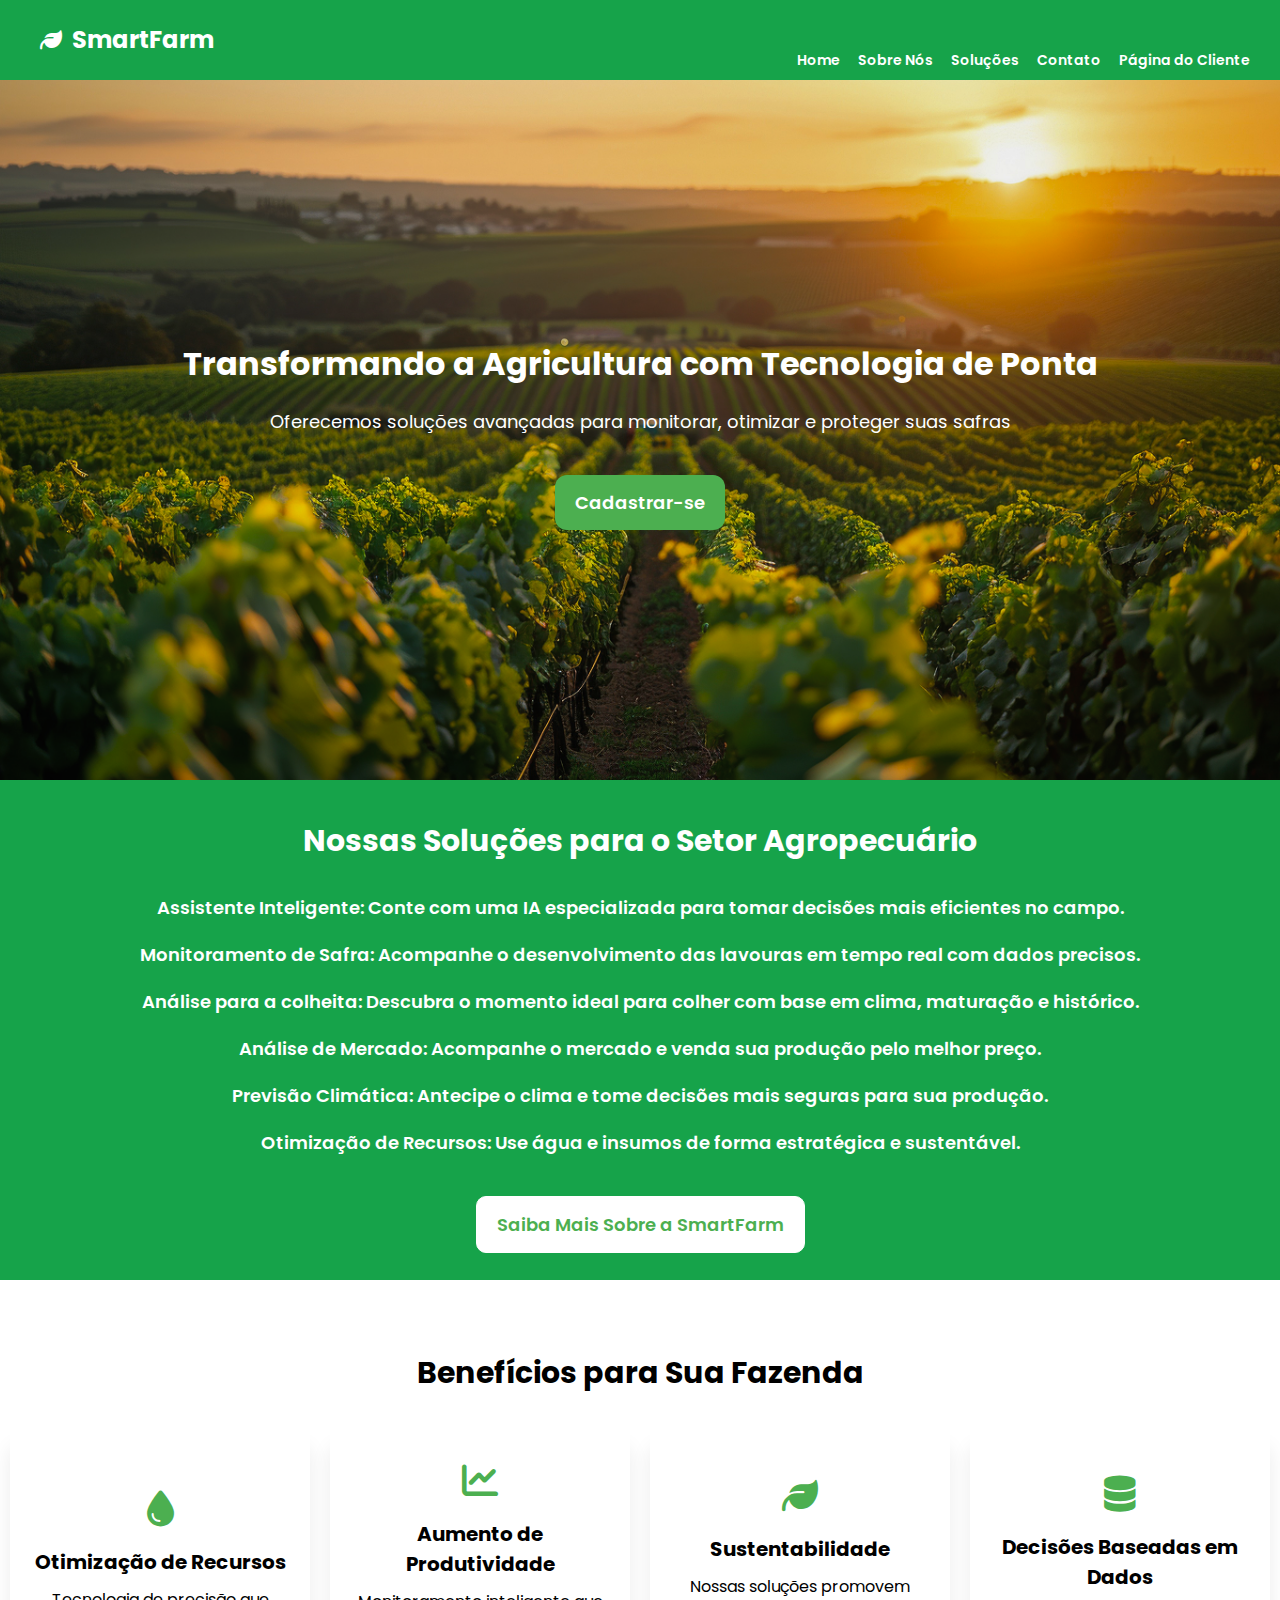
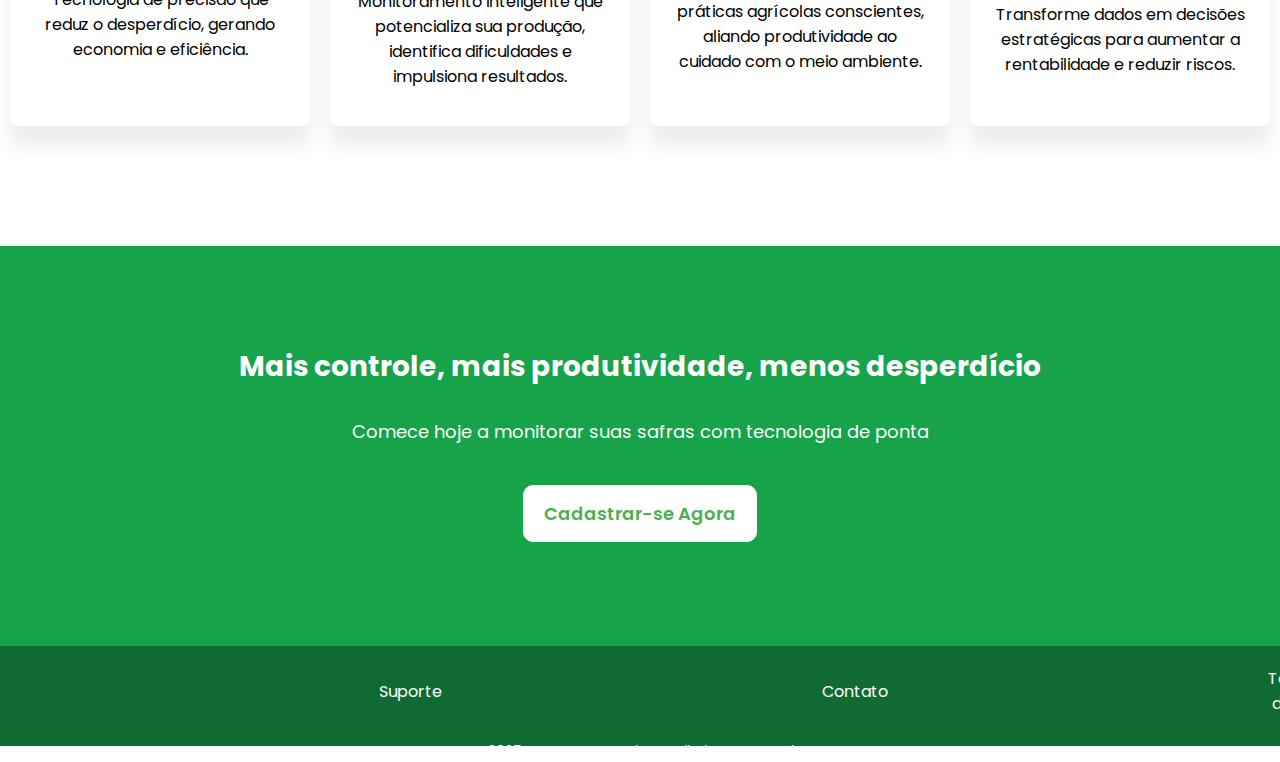
<file: index.html>
<!DOCTYPE html>
<html lang="pt-BR">
<head>
    <meta charset="UTF-8">
    <meta name="viewport" content="width=device-width, initial-scale=1.0">
    <title>SmartFarm</title>
    <link rel="stylesheet" href="https://cdnjs.cloudflare.com/ajax/libs/font-awesome/6.7.2/css/all.min.css" integrity="sha512-Evv84Mr4kqVGRNSgIGL/F/aIDqQb7xQ2vcrdIwxfjThSH8CSR7PBEakCr51Ck+w+/U6swU2Im1vVX0SVk9ABhg==" crossorigin="anonymous" referrerpolicy="no-referrer" />
    <link rel="stylesheet" href="./static/css/styles.css">
</head>
<body>
    <header>
        <div class="logo">
          <i class="fa-solid fa-leaf"></i>
          <h1>SmartFarm</h1>
        </div>
        <ul class="header_menu">
          <li><a href="index.html">Home</a></li>
          <li><a href="#">Sobre Nós</a></li>
          <li><a href="#">Soluções</a></li>
          <li><a href="#">Contato</a></li>
          <li><a href="http://127.0.0.1:5000/login">Página do Cliente</a></li>
        </ul>

      </header>
    <section class="introducao">
        <h2>Transformando a Agricultura com Tecnologia de Ponta</h2>
        <p>Oferecemos soluções avançadas para monitorar, otimizar e proteger suas safras</p>
        <button class="btn_introducao" onclick="window.location.href='http://127.0.0.1:5000/register'">Cadastrar-se</button>
    </section>

    <section class="solucoes">
        <h2>Nossas Soluções para o Setor Agropecuário</h2>
        <ul>
            <li>Assistente Inteligente: Conte com uma IA especializada para tomar decisões mais eficientes no campo.</li>
            <li>Monitoramento de Safra: Acompanhe o desenvolvimento das lavouras em tempo real com dados precisos.</li>
            <li>Análise para a colheita: Descubra o momento ideal para colher com base em clima, maturação e histórico.</li>
            <li>Análise de Mercado: Acompanhe o mercado e venda sua produção pelo melhor preço.</li>
            <li>Previsão Climática: Antecipe o clima e tome decisões mais seguras para sua produção.</li>
            <li>Otimização de Recursos: Use água e insumos de forma estratégica e sustentável.</li>
            
            
        </ul>
        <button class="btn_solucoes">Saiba Mais Sobre a SmartFarm</button>
    </section>

    <section class="beneficios">
        <h2>Benefícios para Sua Fazenda</h2>
        <div class="cards">
            <div class="card">
                <i class="fa-solid fa-droplet"></i>
                <h3>Otimização de Recursos</h3>
                <p>Tecnologia de precisão que reduz o desperdício, gerando economia e eficiência.</p>
            </div>
            <div class="card">
                <i class="fa-solid fa-chart-line"></i>
                <h3>Aumento de Produtividade</h3>
                <p>Monitoramento inteligente que potencializa sua produção, identifica dificuldades e impulsiona resultados.</p>
            </div>
            <div class="card">
                <i class="fa-solid fa-leaf"></i>
                <h3>Sustentabilidade</h3>
                <p>Nossas soluções promovem práticas agrícolas conscientes, aliando produtividade ao cuidado com o meio ambiente.</p>
            </div>
            <div class="card">
                <i class="fa-solid fa-database"></i>
                <h3>Decisões Baseadas em Dados</h3>
                <p>Transforme dados em decisões estratégicas para aumentar a rentabilidade e reduzir riscos.</p>
            </div>
        </div>
    </section>

    <section class="ultima_chamada">
        <h2>Mais controle, mais produtividade, menos desperdício</h2>
        <p>Comece hoje a monitorar suas safras com tecnologia de ponta</p>
        <a href="./pags/homeclient.html"><button class="btn_ultimachamada"> Cadastrar-se Agora</button></a>
    </section>

    <footer>
        <ul>
            <li>Sobre Nós</li>
            <li>Suporte</li>
            <li>Contato</li>
            <li>Termos de Uso</li>
        </ul>
        <p>@2025 SmartFarm. Todos os direitos reservado.</p>
    </footer>
</body>
</html>
</file>
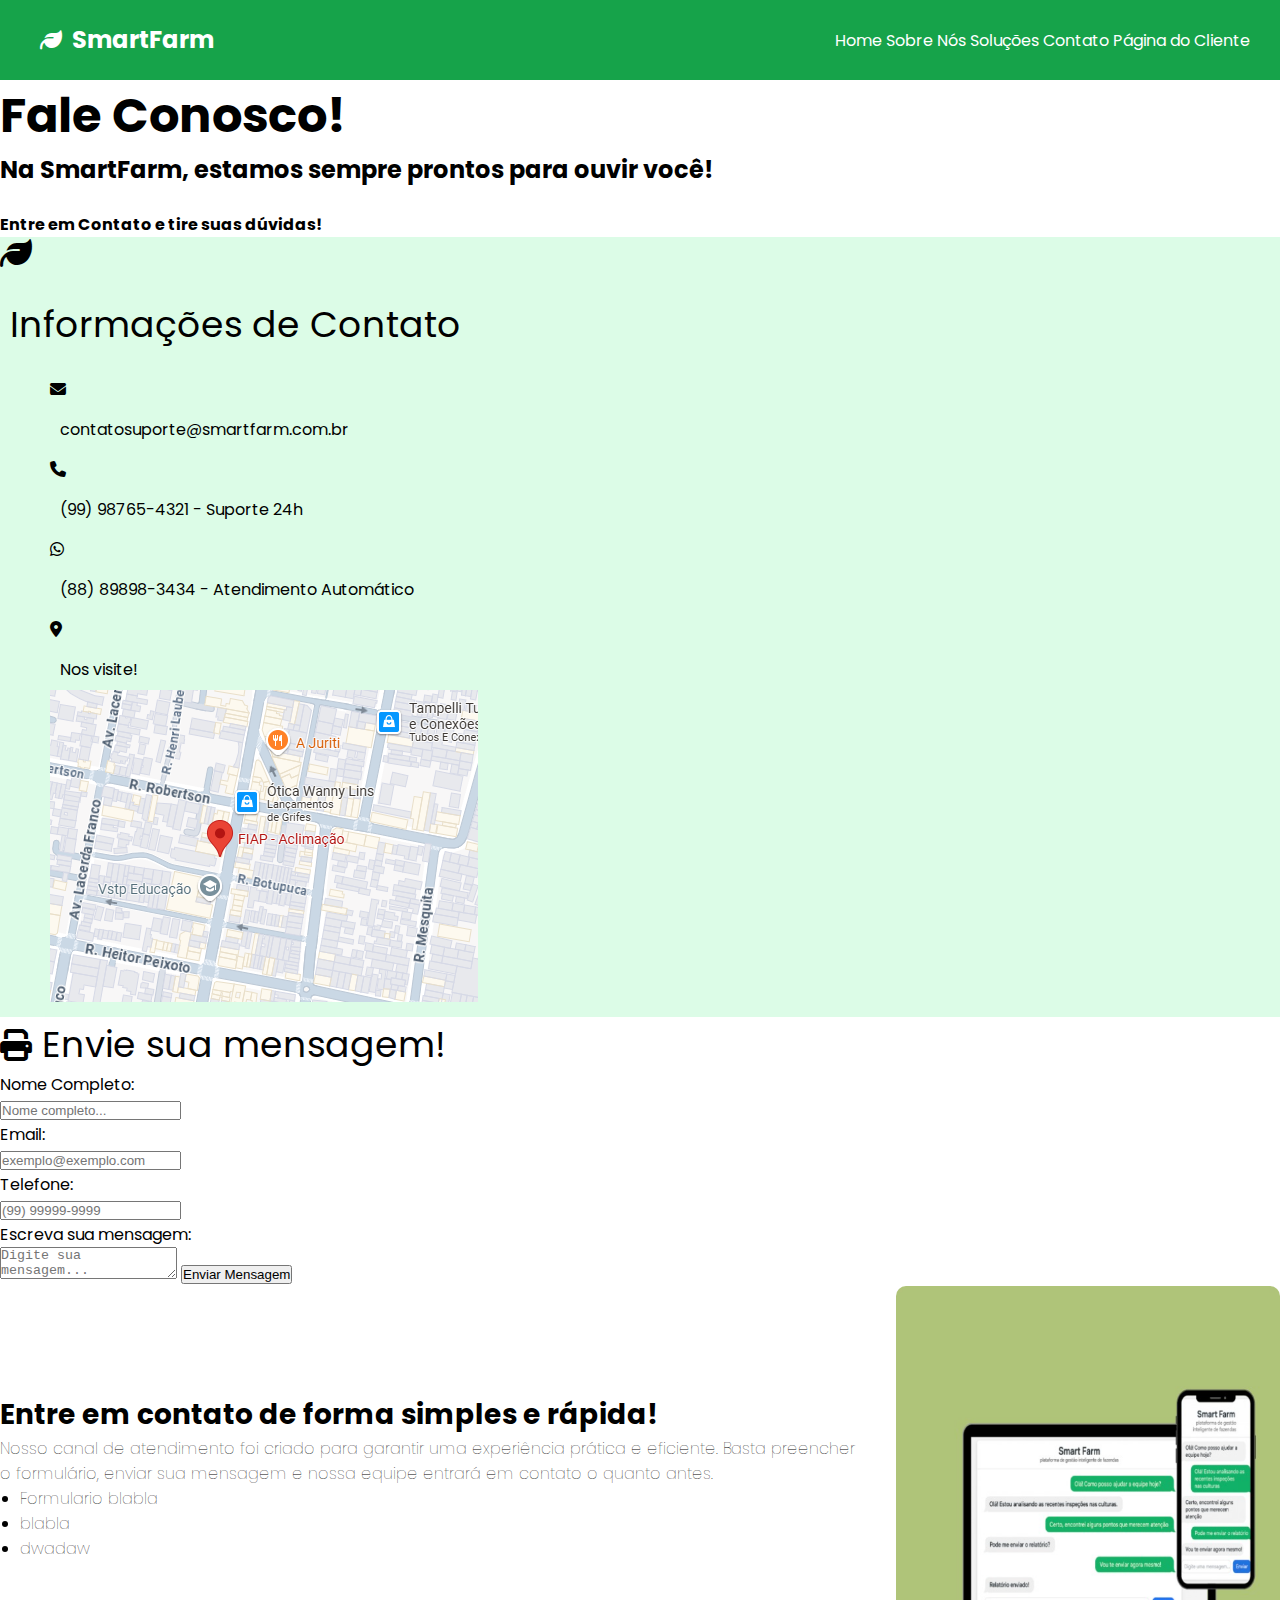
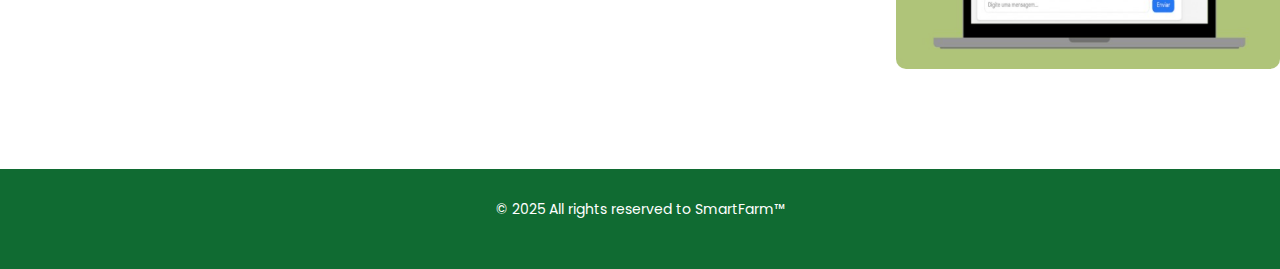
<file: fale_conosco.html>
<!DOCTYPE html>
<html lang="pt-BR">
<head>
    <meta charset="UTF-8">
    <meta name="viewport" content="width=device-width, initial-scale=1.0">
    <title>SmartFarm</title>
    <link rel="stylesheet" href="https://cdnjs.cloudflare.com/ajax/libs/font-awesome/6.7.2/css/all.min.css" integrity="sha512-Evv84Mr4kqVGRNSgIGL/F/aIDqQb7xQ2vcrdIwxfjThSH8CSR7PBEakCr51Ck+w+/U6swU2Im1vVX0SVk9ABhg==" crossorigin="anonymous" referrerpolicy="no-referrer" />
    <link rel="stylesheet" href="./static/css/styles.css">
    <script src="js/main.js"></script>
</head>
<body>
    <header>
        <div class="logo">
          <i class="fa-solid fa-leaf"></i>
          <h1>SmartFarm</h1>
        </div>
        <div class="topNavBar">
          <a href="index.html">Home</a>
          <a href="#">Sobre Nós</a>
          <a href="#">Soluções</a>
          <a href="#">Contato</a>
          <a href="http://127.0.0.1:5000/login">Página do Cliente</a>
    </div>
      </header>
      <section id="faleconosco">
        <div class="introducao_faleconosco">
        <h1 style="font-size: 48px;">Fale Conosco!</h1>
        <h2 style="font-size: 24px;">Na SmartFarm, estamos sempre prontos para ouvir você!</h2><br>
        <h3 style="font-size: 16px;">Entre em Contato e tire suas dúvidas!</h3>
        </div>
      </section>
      <section class="form_section">
        <div class="div_form" style="background-color: #DCFCE7; border-color: #DCFCE7; line-height: 2.5;"> 
          <div class="icon_text">
            <i class="fa-solid fa-leaf fa-2x"></i>
            <p style="font-size: 24px; margin-left: 10px; font-size: 36px">Informações de Contato</p>
          </div>
        
          <div class="icon_text" style="margin-left: 50px;">
            <i class="fa-solid fa-envelope"></i>
            <p style="margin-left: 10px;">contatosuporte@smartfarm.com.br</p>
          </div>
        
          <div class="icon_text" style="margin-left: 50px;">
            <i class="fa-solid fa-phone"></i>
            <p style="margin-left: 10px;">(99) 98765-4321 - Suporte 24h</p>
          </div>
      
          <div class="icon_text" style="margin-left: 50px;">
            <i class="fa-brands fa-whatsapp"></i>
            <p style="margin-left: 10px;">(88) 89898-3434 - Atendimento Automático</p>
          </div>
          <div class="icon_text" style="margin-left: 50px">
          <i class="fa-solid fa-location-dot"></i>
          <p style="margin-left: 10px;">Nos visite!</p>
        </div>
          <img src="static/img/map_photo.png" style="margin-left: 50px">
        </div>
        <div class="div_info">
          <div style="display: flex; align-items: center; gap: 10px;">
            <i class="fa-solid fa-print fa-2x"></i>
            <p style="font-size: 36px;">Envie sua mensagem!</p>
          </div>
          <form id="client_report_form">
          <p>Nome Completo:</p>
          <input id="nome_cliente" type="text" placeholder="Nome completo..." required>
          <p>Email:</p>
          <input id="email_cliente" type="email" placeholder="exemplo@exemplo.com" required>
          <p>Telefone:</p>
          <input id="tel_cliente" type="tel" placeholder="(99) 99999-9999" required>
          <p>Escreva sua mensagem:</p>
          <textarea id="mensagem_cliente" placeholder="Digite sua mensagem..."></textarea>
          <button class="btn_send" type="submit" onclick="sendFormReport()">Enviar Mensagem</button>
        </form>
        </div>
      </section>
      <div class="form_section" style="margin-top: 0 !important;">
        <div class="div_explaining" style="display: flex; align-items: center; justify-content: space-between; gap: 40px;">
          <div style="flex: 1;">
            <p style="font-size: 28px; font-weight: bold;">Entre em contato de forma simples e rápida!</p>
            <div style="font-weight: lighter;">
              <p>Nosso canal de atendimento foi criado para garantir uma experiência prática e eficiente. Basta preencher o formulário, enviar sua mensagem e nossa equipe entrará em contato o quanto antes.</p>
              <ul style="margin-left: 20px;">
                <li>Formulario blabla</li>
                <li>blabla</li>
                <li>dwadaw</li>
              </ul>
            </div>
          </div>
        
          <img src="static/img/smartfarmmockup.png" style="max-width: 30%; height: auto; border-radius: 10px;">
        </div>
    </div>
    <div style="height: 100px;"></div>
    <footer style="padding: 20px 0; text-align: center;">
      <p style="font-size: 14px; color: #ffffff; margin: 0;">© 2025 All rights reserved to SmartFarm™</p>
      </footer>
</body>
</html>
</file>
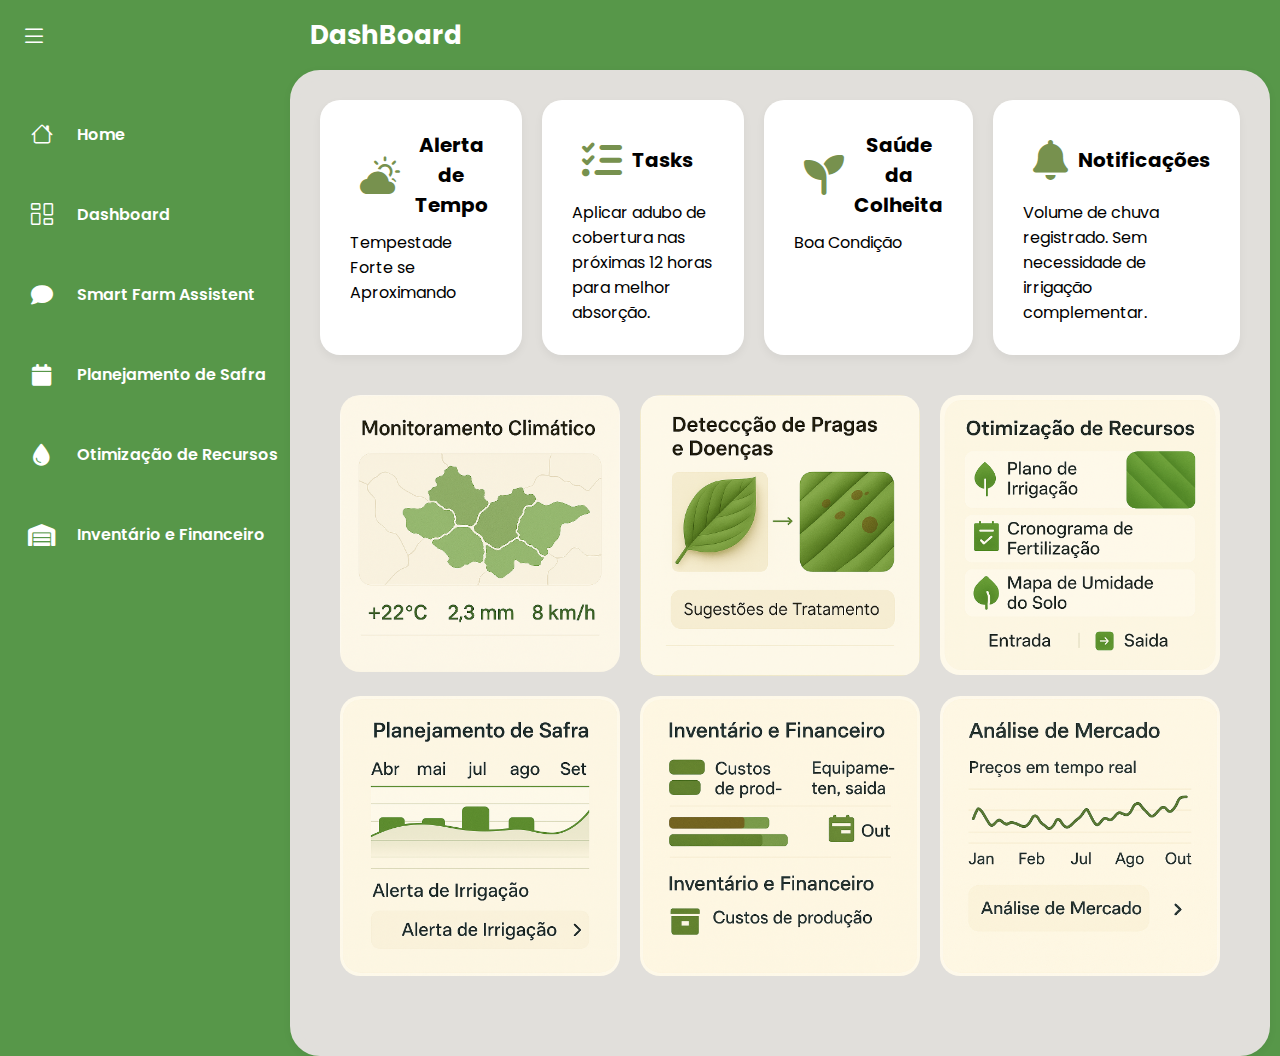
<file: homeclient.html>
<!DOCTYPE html>
<html lang="pt-BR">
<head>
    <meta charset="UTF-8">
    <meta name="viewport" content="width=device-width, initial-scale=1.0">
    <title>DashBoard</title>
    <link rel="stylesheet" href="https://cdnjs.cloudflare.com/ajax/libs/font-awesome/6.7.2/css/all.min.css" integrity="sha512-Evv84Mr4kqVGRNSgIGL/F/aIDqQb7xQ2vcrdIwxfjThSH8CSR7PBEakCr51Ck+w+/U6swU2Im1vVX0SVk9ABhg==" crossorigin="anonymous" referrerpolicy="no-referrer" />
    <link rel="stylesheet" href="https://cdn.jsdelivr.net/npm/bootstrap-icons@1.11.3/font/bootstrap-icons.min.css">
    <link rel="stylesheet" href="/static/css/home-client.css">
</head>
<body>

    <nav class="menu-lateral">

        <div class="btn-expandir">
            <i class="bi bi-list"></i>
        </div>

        <ul>
            <li class="item-menu-lateral">
                <a href="#">
                    <span class="icon"><i class="bi bi-house"></i></span>
                    <span class="txt-link">Home</span>
                </a>
            </li>
            <li class="item-menu-lateral">
                <a href="#">
                    <span class="icon"><i class="bi bi-columns-gap"></i></span>
                    <span class="txt-link">Dashboard</span>
                </a>
            </li>
            <li class="item-menu-lateral">
                <a href="#">
                    <span class="icon"><i class="fa-solid fa-comment"></i></span>
                    <span class="txt-link">Smart Farm Assistent</span>
                </a>
            </li>
            <li class="item-menu-lateral">
                <a href="#">
                    <span class="icon"><i class="fa-solid fa-calendar"></i></span>
                    <span class="txt-link">Planejamento de Safra</span>
                </a>
            </li>
            <li class="item-menu-lateral">
                <a href="#">
                    <span class="icon"><i class="fa-solid fa-droplet"></i></span>
                    <span class="txt-link">Otimização de Recursos</span>
                </a>
            </li>
            <li class="item-menu-lateral">
                <a href="#">
                    <span class="icon"><i class="fa-solid fa-warehouse"></i></span>
                    <span class="txt-link">Inventário e Financeiro</span>
                </a>
            </li>
        </ul>    
    </nav>


    <header>
        <h1>DashBoard</h1>
    </header>

    <section class="main-content">
        <section class="cards">
            <div class="card">
                <div class="card-content">
                    <div class="card-title">
                        <i class="bi bi-cloud-sun-fill card-icon"></i>
                        <h2>Alerta de Tempo</h2>
                    </div>
                    <p>Tempestade Forte se Aproximando</p>
                </div>
            </div>
            <div class="card">
                <div class="card-content">
                    <div class="card-title">
                        <i class="fa-solid fa-list-check card-icon"></i>
                        <h2>Tasks</h2>
                    </div>
                    <p>Aplicar adubo de cobertura nas próximas 12 horas para melhor absorção.</p>
                </div>
            </div>
            <div class="card">
                <div class="card-content">
                    <div class="card-title">
                        <i class="fa-solid fa-seedling card-icon"></i></i>
                        <h2>Saúde da Colheita</h2>
                    </div>
                    <p>Boa Condição</p>
                </div>
            </div>
            <div class="card">
                <div class="card-content">
                    <div class="card-title">
                        <i class="fa-solid fa-bell card-icon"></i>
                        <h2>Notificações</h2>
                    </div>
                    <p>Volume de chuva registrado. Sem necessidade de irrigação complementar.</p>
                </div>
            </div>
            <div class="imagens">
                <img src="static/img/foto1.png" alt="">
                <img src="static/img/foto2.png" alt="">
                <img src="static/img/foto3.png" alt="">
                <img src="static/img/foto4.png" alt="">
                <img src="static/img/foto5.png" alt="">
                <img src="static/img/foto6.png" alt="">
            </div>
        </section>
    </section>

</body>
</html>
</file>
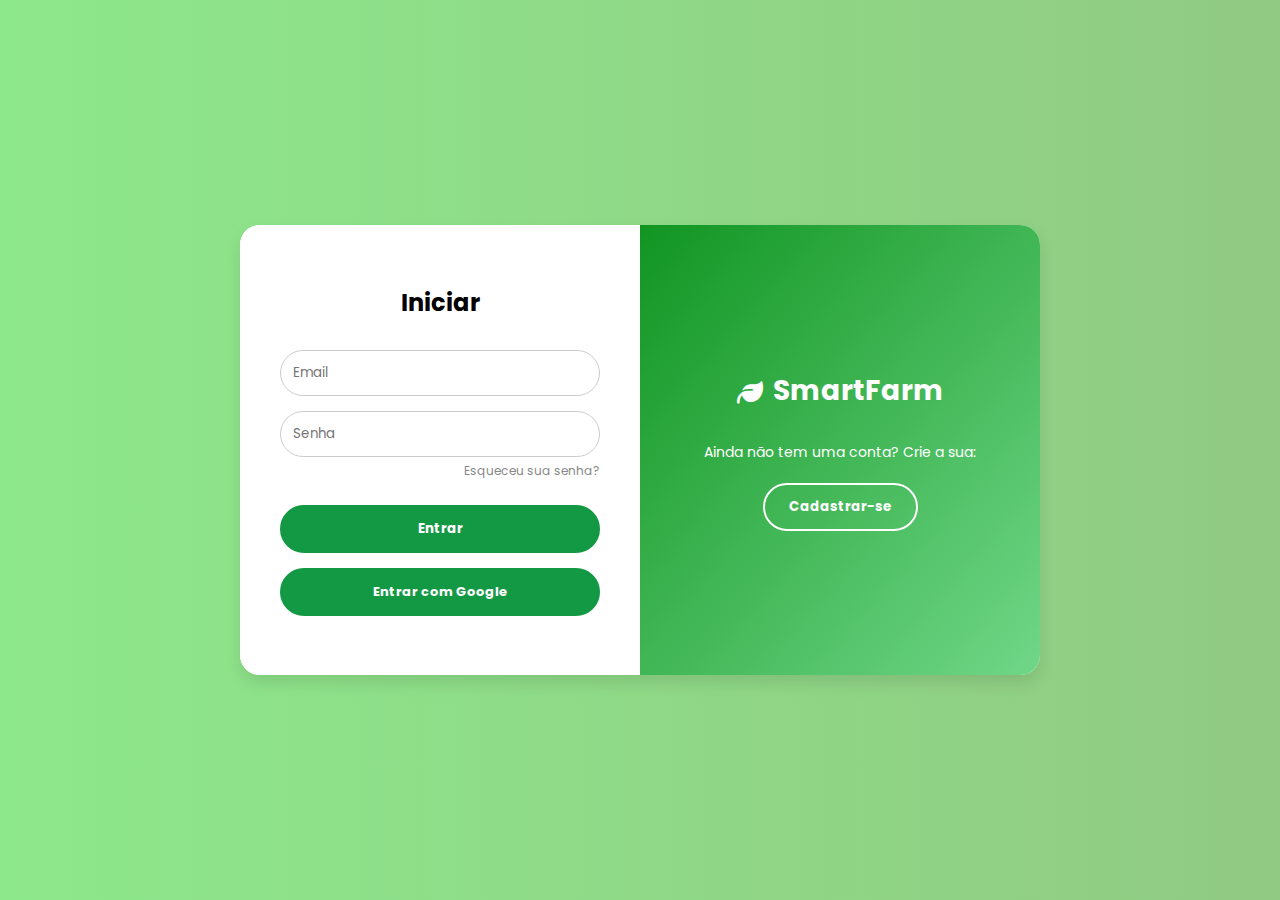
<file: login.html>
<!DOCTYPE html>
<html lang="pt-BR">
<head>
  <meta charset="UTF-8">
  <meta name="viewport" content="width=device-width, initial-scale=1.0">
  <title>Login SmartFarm</title>
  <link rel="stylesheet" href="https://cdnjs.cloudflare.com/ajax/libs/font-awesome/6.7.2/css/all.min.css" integrity="sha512-Evv84Mr4kqVGRNSgIGL/F/aIDqQb7xQ2vcrdIwxfjThSH8CSR7PBEakCr51Ck+w+/U6swU2Im1vVX0SVk9ABhg==" crossorigin="anonymous" referrerpolicy="no-referrer" />
  <link rel="stylesheet" href="/static/css/singin-singup.css">
</head>
<body>
  <div class="container">
      <div class="iniciar">

        <h2>Iniciar</h2>
        <form>
          <input type="email" placeholder="Email" required>
          <input type="password" placeholder="Senha" required>
          <a href="#">Esqueceu sua senha?</a>
          <button class="btn" type="submit" formaction="http://127.0.0.1:5000/homeclient">Entrar</button> 
          <a href="" class="acesso_google" onclick="alert('building...')">Entrar com Google</a>
        </form>
      </div>
      
    <div class="inscrevase">
        <div class="logo">
            <i class="fa-solid fa-leaf"></i>
            <h2>SmartFarm</h2>
        </div>
      <p>Ainda não tem uma conta? Crie a sua:</p>
      <button class="btn-contorno" onclick="window.location.href='http://127.0.0.1:5000/register'">Cadastrar-se</button>
    </div>
  </div>
</body>
</html>
</file>
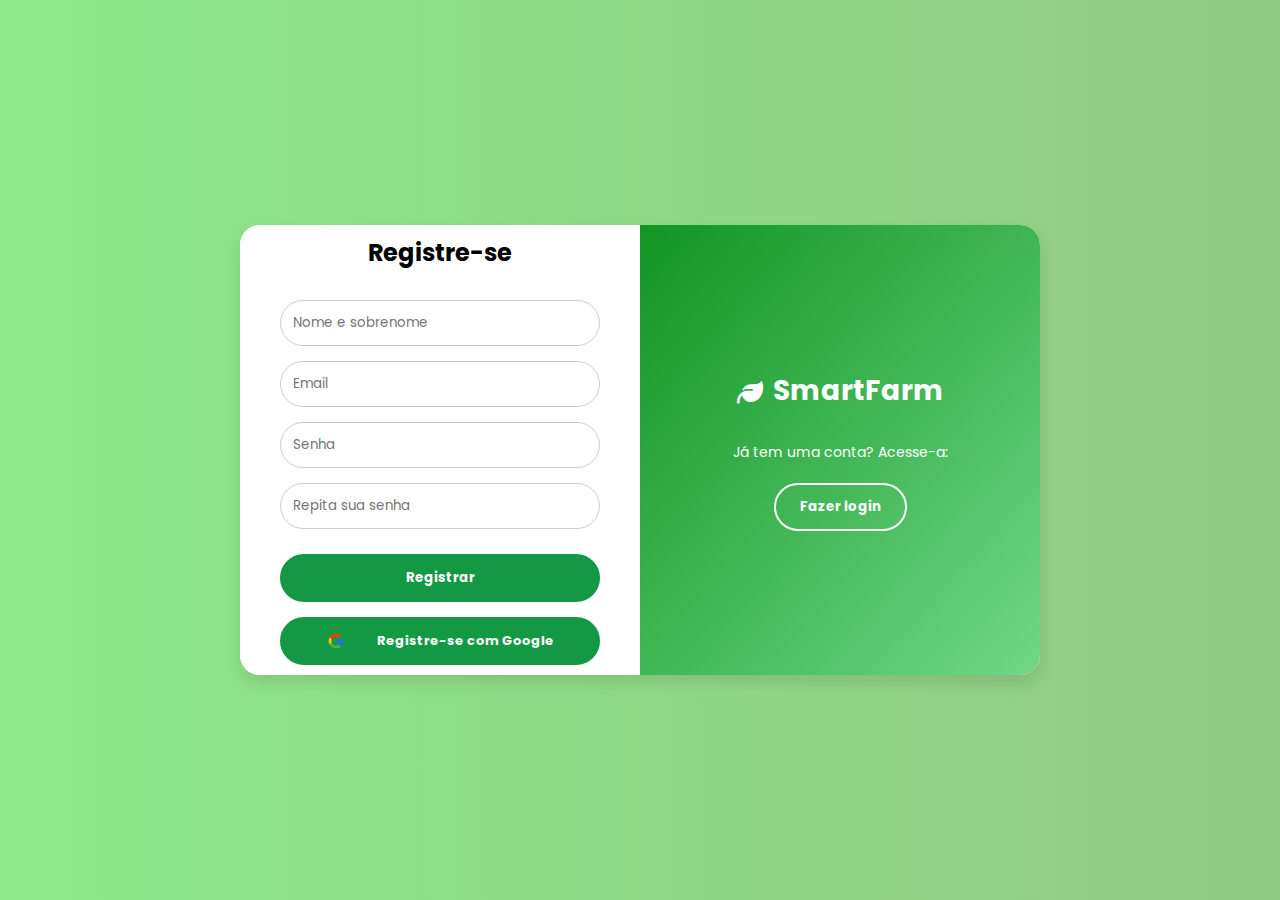
<file: register.html>
<!DOCTYPE html>
<html lang="pt-BR">
<head>
  <meta charset="UTF-8">
  <meta name="viewport" content="width=device-width, initial-scale=1.0">
  <title>Login SmartFarm</title>
  <link rel="stylesheet" href="https://cdnjs.cloudflare.com/ajax/libs/font-awesome/6.7.2/css/all.min.css" integrity="sha512-Evv84Mr4kqVGRNSgIGL/F/aIDqQb7xQ2vcrdIwxfjThSH8CSR7PBEakCr51Ck+w+/U6swU2Im1vVX0SVk9ABhg==" crossorigin="anonymous" referrerpolicy="no-referrer" />
  <link rel="stylesheet" href="/static/css/singin-singup.css">
</head>
<body>
  <div class="container">
      <div class="iniciar">
        <br>
        <h2>Registre-se</h2>
        <form>
          <input id="clientName" type="text" placeholder="Nome e sobrenome" required>
          <input id="clientEmail" type="email" placeholder="Email" required>
          <input id="clientPassword" type="password" placeholder="Senha" required>
          <input id="clientConfirmPassword" type="password" placeholder="Repita sua senha" required>
          <button class="btn" type="submit" onclick="
          alert(
            'clientName:  ' + document.getElementById('clientName').value + '\n' +
            'clientEmail:  ' + document.getElementById('clientEmail').value + '\n' +
            'clientPassword:  ' + document.getElementById('clientPassword').value + '\n' +
            'clientConfirmPassword:  ' + document.getElementById('clientConfirmPassword').value
          )
          ">Registrar</button> 
          <a href="" class="acesso_google" onclick="alert('building...')"><img src="static/img/googleicon.png" style="width: 18px; height: auto; vertical-align: middle; margin-right: 29px;">  Registre-se com Google</a>
        </form>
        <br>
      </div>
      
    <div class="inscrevase">
        <div class="logo">
            <i class="fa-solid fa-leaf"></i>
            <h2>SmartFarm</h2>
        </div>
      <p>Já tem uma conta? Acesse-a:</p>
      <button class="btn-contorno" onclick="window.location.href='http://127.0.0.1:5000/login'">Fazer login</button>
    </div>
  </div>
</body>
</html>
</file>
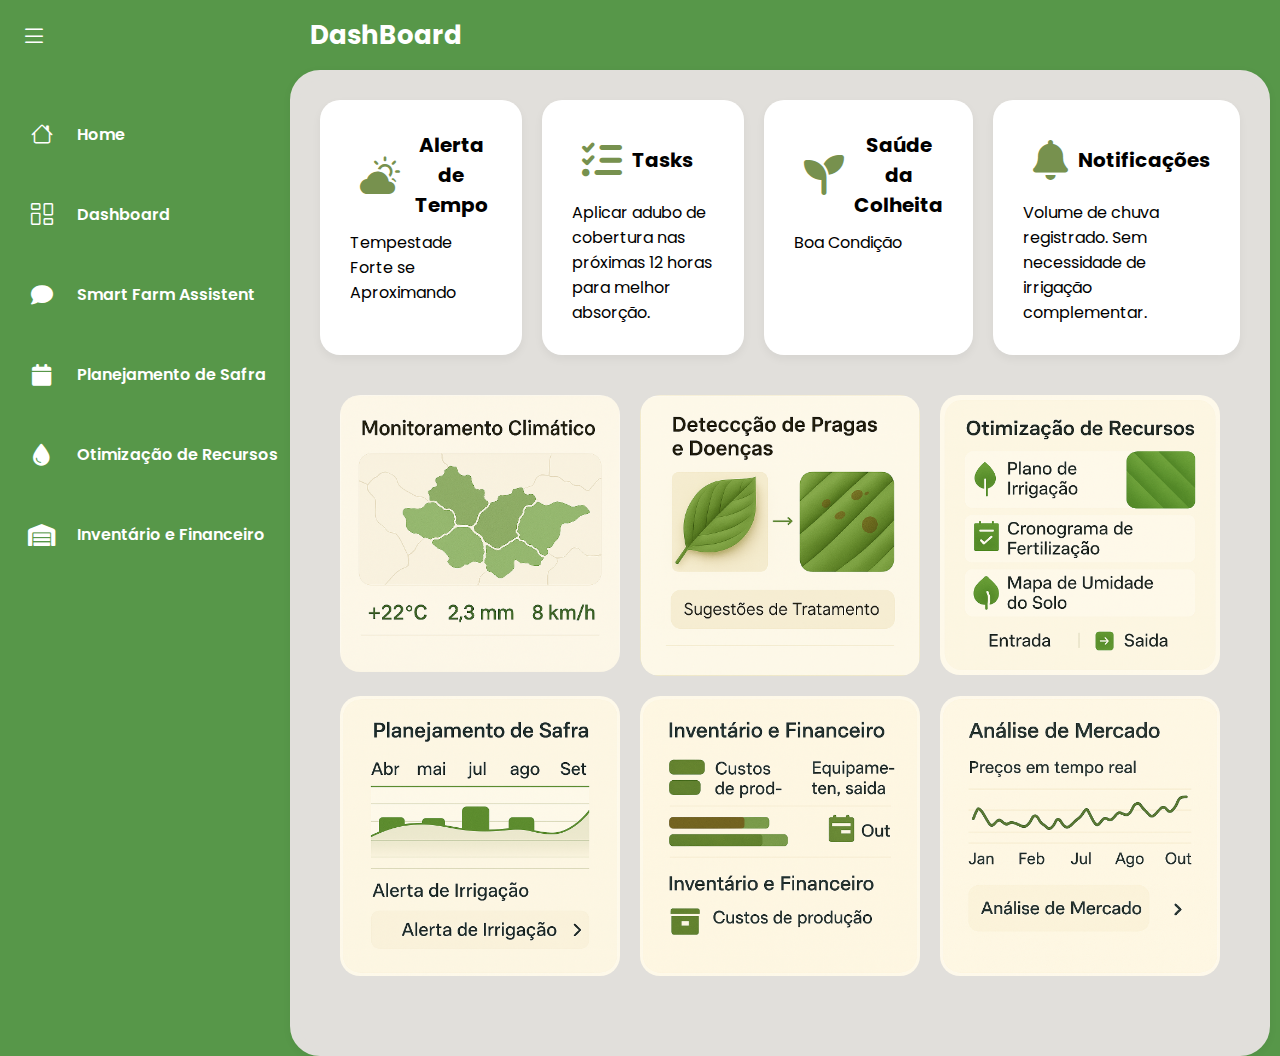
<file: pags/dashboard.html>
<!DOCTYPE html>
<html lang="pt-BR">
<head>
    <meta charset="UTF-8">
    <meta name="viewport" content="width=device-width, initial-scale=1.0">
    <title>DashBoard</title>
    <link rel="stylesheet" href="https://cdnjs.cloudflare.com/ajax/libs/font-awesome/6.7.2/css/all.min.css" integrity="sha512-Evv84Mr4kqVGRNSgIGL/F/aIDqQb7xQ2vcrdIwxfjThSH8CSR7PBEakCr51Ck+w+/U6swU2Im1vVX0SVk9ABhg==" crossorigin="anonymous" referrerpolicy="no-referrer" />
    <link rel="stylesheet" href="https://cdn.jsdelivr.net/npm/bootstrap-icons@1.11.3/font/bootstrap-icons.min.css">
    <link rel="stylesheet" href="../css/dashboard.css">
</head>
<body>

    <nav class="menu-lateral">

        <div class="btn-expandir">
            <i class="bi bi-list"></i>
        </div>

        <ul>
            <li class="item-menu-lateral">
                <a href="#">
                    <span class="icon"><i class="bi bi-house"></i></span>
                    <span class="txt-link">Home</span>
                </a>
            </li>
            <li class="item-menu-lateral">
                <a href="#">
                    <span class="icon"><i class="bi bi-columns-gap"></i></span>
                    <span class="txt-link">Dashboard</span>
                </a>
            </li>
            <li class="item-menu-lateral">
                <a href="#">
                    <span class="icon"><i class="fa-solid fa-comment"></i></span>
                    <span class="txt-link">Smart Farm Assistent</span>
                </a>
            </li>
            <li class="item-menu-lateral">
                <a href="#">
                    <span class="icon"><i class="fa-solid fa-calendar"></i></span>
                    <span class="txt-link">Planejamento de Safra</span>
                </a>
            </li>
            <li class="item-menu-lateral">
                <a href="#">
                    <span class="icon"><i class="fa-solid fa-droplet"></i></span>
                    <span class="txt-link">Otimização de Recursos</span>
                </a>
            </li>
            <li class="item-menu-lateral">
                <a href="#">
                    <span class="icon"><i class="fa-solid fa-warehouse"></i></span>
                    <span class="txt-link">Inventário e Financeiro</span>
                </a>
            </li>
        </ul>    
    </nav>


    <header>
        <h1>DashBoard</h1>
    </header>

    <section class="main-content">
        <section class="cards">
            <div class="card">
                <div class="card-content">
                    <div class="card-title">
                        <i class="bi bi-cloud-sun-fill card-icon"></i>
                        <h2>Alerta de Tempo</h2>
                    </div>
                    <p>Tempestade Forte se Aproximando</p>
                </div>
            </div>
            <div class="card">
                <div class="card-content">
                    <div class="card-title">
                        <i class="fa-solid fa-list-check card-icon"></i>
                        <h2>Tasks</h2>
                    </div>
                    <p>Aplicar adubo de cobertura nas próximas 12 horas para melhor absorção.</p>
                </div>
            </div>
            <div class="card">
                <div class="card-content">
                    <div class="card-title">
                        <i class="fa-solid fa-seedling card-icon"></i></i>
                        <h2>Saúde da Colheita</h2>
                    </div>
                    <p>Boa Condição</p>
                </div>
            </div>
            <div class="card">
                <div class="card-content">
                    <div class="card-title">
                        <i class="fa-solid fa-bell card-icon"></i>
                        <h2>Notificações</h2>
                    </div>
                    <p>Volume de chuva registrado. Sem necessidade de irrigação complementar.</p>
                </div>
            </div>
            <div class="imagens">
                <img src="../img/foto1.png" alt="">
                <img src="../img/foto2.png" alt="">
                <img src="../img/foto3.png" alt="">
                <img src="../img/foto4.png" alt="">
                <img src="../img/foto5.png" alt="">
                <img src="../img/foto6.png" alt="">
            </div>
        </section>
    </section>

</body>
</html>
</file>
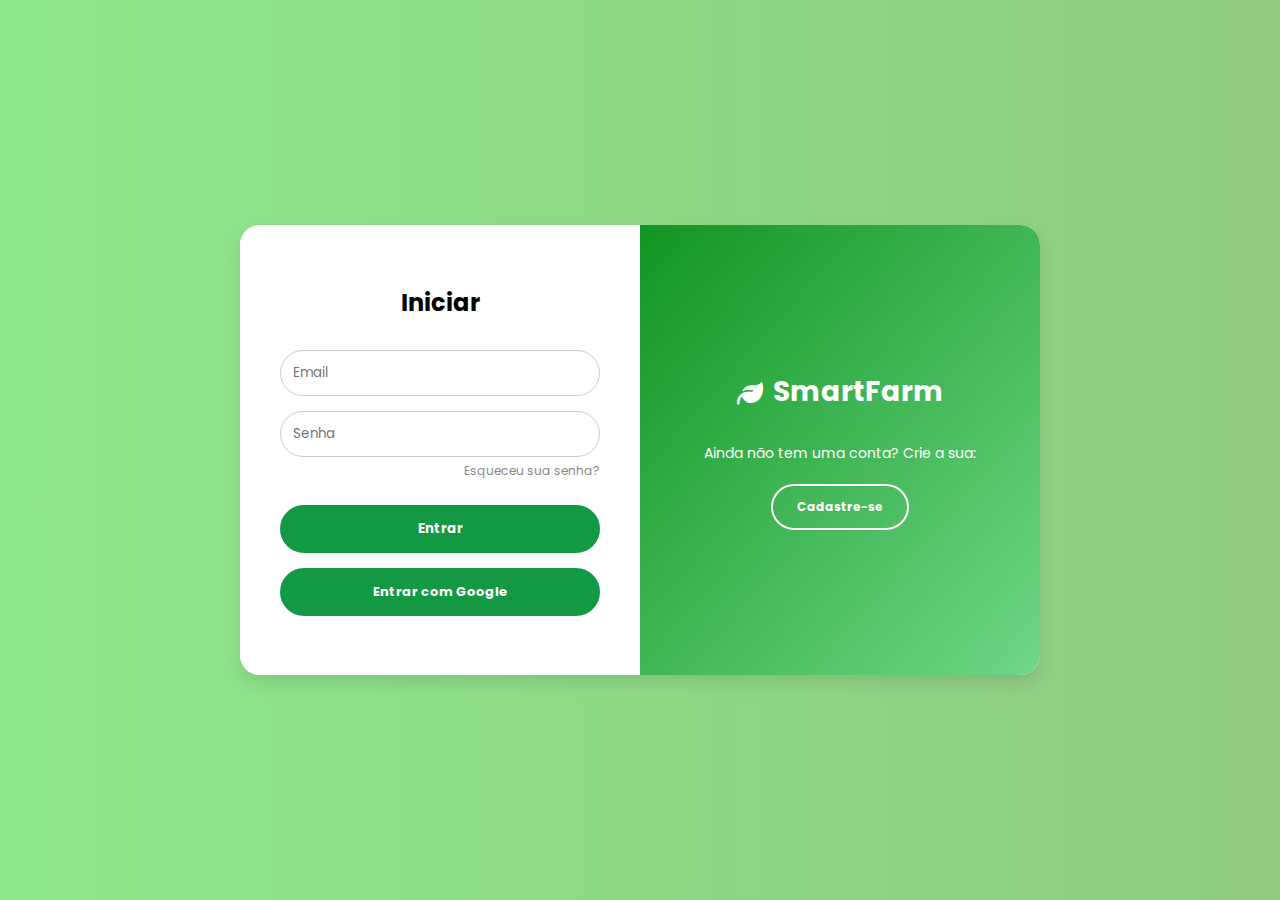
<file: pags/login.html>
<!DOCTYPE html>
<html lang="pt-BR">
<head>
  <meta charset="UTF-8">
  <meta name="viewport" content="width=device-width, initial-scale=1.0">
  <title>Login SmartFarm</title>
  <link rel="stylesheet" href="https://cdnjs.cloudflare.com/ajax/libs/font-awesome/6.7.2/css/all.min.css" integrity="sha512-Evv84Mr4kqVGRNSgIGL/F/aIDqQb7xQ2vcrdIwxfjThSH8CSR7PBEakCr51Ck+w+/U6swU2Im1vVX0SVk9ABhg==" crossorigin="anonymous" referrerpolicy="no-referrer" />
  <link rel="stylesheet" href="/css/login-register.css">
  <link rel="icon" type="image/png" href="static/img/smartfarm_icon.png">
</head>
<body>
  <div class="container">
      <div class="login">

        <h2>Iniciar</h2>
        <form>
          <input type="email" placeholder="Email" required>
          <input type="password" placeholder="Senha" required>
          <a href="#">Esqueceu sua senha?</a>
          <button class="btn-login" onclick="window.location.href='dashboard.html'">Entrar</button>
          <a href="" class="acesso_google" onclick="alert('building...')">Entrar com Google</a>
        </form>
      </div>
      
    <div class="register">
        <div class="logo">
            <i class="fa-solid fa-leaf"></i>
            <h2>SmartFarm</h2>
        </div>
      <p>Ainda não tem uma conta? Crie a sua:</p>
      <a class="btn-contorno" href="register.html">Cadastre-se</a>
    </div>
  </div>
</body>
</html>
</file>
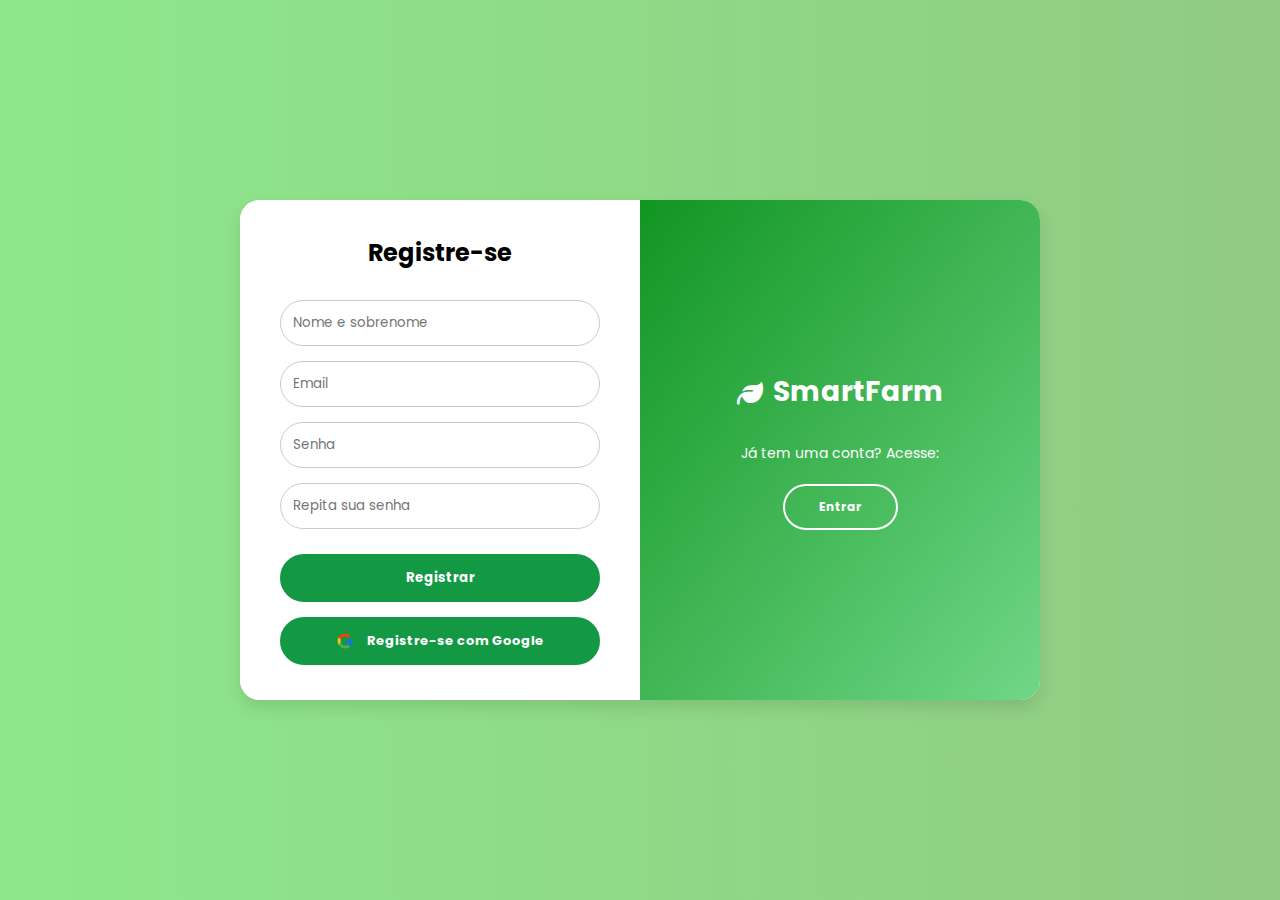
<file: pags/register.html>
<!DOCTYPE html>
<html lang="pt-BR">
<head>
  <meta charset="UTF-8">
  <meta name="viewport" content="width=device-width, initial-scale=1.0">
  <title>Login SmartFarm</title>
  <link rel="stylesheet" href="https://cdnjs.cloudflare.com/ajax/libs/font-awesome/6.7.2/css/all.min.css" integrity="sha512-Evv84Mr4kqVGRNSgIGL/F/aIDqQb7xQ2vcrdIwxfjThSH8CSR7PBEakCr51Ck+w+/U6swU2Im1vVX0SVk9ABhg==" crossorigin="anonymous" referrerpolicy="no-referrer" />
  <link rel="stylesheet" href="../css/login-register.css">
  <link rel="icon" type="image/png" href="static/img/smartfarm_icon.png">
</head>
<body>
  <div class="container-register">
      <div class="login">
        <br>
        <h2>Registre-se</h2>
        <form>
          <input id="clientName" type="text" placeholder="Nome e sobrenome" required>
          <input id="clientEmail" type="email" placeholder="Email" required>
          <input id="clientPassword" type="password" placeholder="Senha" required>
          <input id="clientConfirmPassword" type="password" placeholder="Repita sua senha" required>
          <button class="btn-login" type="submit" onclick="
          alert(
            'clientName:  ' + document.getElementById('clientName').value + '\n' +
            'clientEmail:  ' + document.getElementById('clientEmail').value + '\n' +
            'clientPassword:  ' + document.getElementById('clientPassword').value + '\n' +
            'clientConfirmPassword:  ' + document.getElementById('clientConfirmPassword').value
          )
          ">Registrar</button> 
          <a href="" class="acesso_google" onclick="alert('building...')"><img src="../img/googleicon.png" style="width: 18px; height: auto; vertical-align: middle; margin-right: 10px;">  Registre-se com Google</a>
        </form>
        <br>
      </div>
      
    <div class="register">
        <div class="logo">
            <i class="fa-solid fa-leaf"></i>
            <h2>SmartFarm</h2>
        </div>
      <p>Já tem uma conta? Acesse:</p>
      <a style="padding: 12px 34px;" class="btn-contorno" href="login.html">Entrar</a>
    </div>
  </div>
</body>
</html>
</file>
<file: static/css/styles.css>
@import url('https://fonts.googleapis.com/css2?family=Lato:ital,wght@0,100;0,300;0,400;0,700;0,900;1,100;1,300;1,400;1,700;1,900&family=Poppins:ital,wght@0,100;0,200;0,300;0,400;0,500;0,600;0,700;0,800;0,900;1,100;1,200;1,300;1,400;1,500;1,600;1,700;1,800;1,900&display=swap');

* {
    margin: 0;
    padding: 0;
    box-sizing: border-box;
}

body {
    font-family: 'poppins', sans-serif;
    overflow-x: hidden;
}

header {
    background-color: #16A34A;
    padding: 15px 30px;
    display: flex;
    justify-content: space-between;
    width: 100%;
    height: 80px;
    color: #fff;
    align-items: center;
}

.logo {
    display: flex;
    justify-content: space-between;
}

header i {
    font-size: 22px;
    margin: 7px 10px;
}

header h1 {
    font-size: 24px;
    font-weight: 700;
}

header ul {
    list-style: none;
    display: flex;
    gap: 18px;
}

header a {
    text-decoration: none;
    color: white;
}

header li {
    margin: 40px 0 0;
    font-size: 14px;
    font-weight: 600;
}

header li:hover {
    color: #99e3a4;
}

.introducao {
    display: flex;
    flex-direction: column;
    text-align: center;
    align-items: center;
    justify-content: center;
    width: 100%;
    height: 700px;
    background-size: cover;
    background-image: url(../img/foto_section1.png);
    background-repeat: no-repeat;
    background-position: center;
}

.introducao h2 {
    color: #fff;
    font-size: 32px;
    padding: 10px;
}

.introducao p {
    color: white;
    font-size: 18px;
    padding: 10px 0 40px;
}

.btn_introducao {
    font-family: 'poppins', sans-serif;
    padding: 14px 20px;
    font-size: 18px;
    background-color: #4CAF50;
    color: white;
    font-weight: 600;
    border: none;
    border-radius: 12px;
    cursor: pointer;
    transition: background-color 0.3s, transform 0.3s;
  }
.btn_introducao:active {
    font-size: 16px;
}
  
.btn_introducao:hover {
    background-color: #ffffff;
    color: #4CAF50;
    transform: scale(1.05);
}

.solucoes {
    background-color: #16A34A;
    color: #fff;
    width: 100%;
    height: 500px;
    display: flex;
    text-align: center;
    justify-content: center;
    align-items: center;
    flex-direction: column;
}

.solucoes h2 {
    color: #fff;
    font-size: 30px;
    padding: 10px;
}

.solucoes ul {
    list-style: none;
    padding: 10px 0 30px;
}

.solucoes li {
    padding: 10px;
    font-size: 18px;
    font-weight: 600;
}

.btn_solucoes {
    font-family: 'poppins', sans-serif;
    padding: 14px 20px;
    font-size: 18px;
    background-color: #fff;
    color: #4CAF50;
    font-weight: 600;
    border: 1px solid #fff;
    border-radius: 10px;
    cursor: pointer;
    transition: background-color 0.3s, transform 0.3s;
}
  
.btn_solucoes:hover {
    background-color: #4CAF50;
    color: #fff;
    transform: scale(1.05);
}

.beneficios {
    width: auto;
    text-align: center;
}
  
.beneficios h2 {
    color: #000;
    font-size: 30px;
    padding: 70px 0 30px;
}

.cards {
    color: #000;
    display: flex;
    box-sizing: border-box;
    text-align: center;
    justify-content: center;
    align-items: center;
    width: auto;
    margin: 0 10px 120px;
    gap: 20px; 
}

.card {
    display: flex;
    flex-direction: column;
    justify-content: center;
    text-align: center;
    padding: 0 20px;
    width: 320px;
    height: 300px;
    border: 1px solid #fff;
    border-radius: 10px;
    box-shadow: 0 20px 20px rgba(0, 0, 0, 0.08);
    transition: transform 0.3s;
}

.card:hover {
    transform: translateY(-5px);
}

.cards i {
    padding-bottom: 20px;
    font-size: 36px;
    color: #4CAF50;
}

.card h3 {
    font-size: 20px;
    padding-bottom: 10px;
}

.cards p {
    font-size: 16px;
}

.ultima_chamada {
    background-color: #16A34A;
    color: #fff;
    width: 100%;
    height: 400px;
    display: flex;
    flex-direction: column;
    text-align: center;
    align-items: center;
}

.ultima_chamada h2 {
    font-size: 28px;
    padding: 100px 0 10px 0;
} 

.ultima_chamada p {
    font-size: 18px;
    padding: 20px 0 40px;
}

.btn_ultimachamada {
    font-family: 'poppins', sans-serif;
    padding: 14px 20px;
    font-size: 18px;
    background-color: #fff;
    color: #4CAF50;
    font-weight: 600;
    border: 1px solid #fff;
    border-radius: 10px;
    cursor: pointer;
    transition: background-color 0.3s, transform 0.3s;
}

.btn_ultimachamada:hover {
    background-color: #4CAF50;
    color: #fff;
    transform: scale(1.05);
}

footer {
    color: #fff;
    background-color: #106b32;
    width: 100%;
    height: 100px;
}

footer ul {
    list-style: none;
    display: flex;
    text-align: center;
    align-items: center;
    justify-content: center;
    gap: 380px;
    padding: 20px 0 15px;
}

footer p {
    padding-top: 10px;
    font-size: 14px;
    text-align: center;
}
</file>
<file: static/css/home-client.css>
@import url('https://fonts.googleapis.com/css2?family=Lato:ital,wght@0,100;0,300;0,400;0,700;0,900;1,100;1,300;1,400;1,700;1,900&family=Poppins:ital,wght@0,100;0,200;0,300;0,400;0,500;0,600;0,700;0,800;0,900;1,100;1,200;1,300;1,400;1,500;1,600;1,700;1,800;1,900&display=swap');

/* reset de margens, preenchimentos e box-sizing padão */
* {
    margin: 0;
    padding: 0;
    box-sizing: border-box;
}

/* estilos gerais body */
body {
    height: 100vh;
    font-family: 'poppins', sans-serif;
    background-color: #579749;
}

/* estilo do menu lateral fechado */
nav.menu-lateral {
    width: 80px;
    height: 100%;
    background-color: #579749;
    padding: 18px 0 40px 6px; 
    position: fixed;
    top: 0;
    left: 0;
    overflow: hidden;
    transition: width 0.2s ease-in-out;
}

/* estilo do menu lateral quando passa o mouse */
nav.menu-lateral:hover {
    width: 280px;
}

/* botão menu */
.btn-expandir {
    width: 100%;
    padding-left: 15px;
    display: flex;
    position: relative;
    top: 0;
    align-items: center;
    justify-content: flex-start;
    margin-bottom: 38px;
}

/* icon do botão menu */
.btn-expandir > i {
    display: block;
    color: #fff;
    font-size: 26px;
    cursor: pointer;

}

/* estilo da lista do menu */
ul {
    height: 100%;
    list-style-type: none;
}

/* estilo dos itens do menu */
ul li.item-menu-lateral {
    border-left: 0px solid white;
    border-top-left-radius: 10px;
    border-bottom-left-radius: 10px;
    transition: border-left 0.2s ease-in-out; 
}

/* estilo geral dos itens do menu */
ul li.item-menu-lateral a {
    display: flex;
    align-items: center;
    justify-content: flex-start;
    padding: 20px 4%;
    text-decoration: none;
    color: #fff;
    font-size: 16px;
    line-height: 40px;
    transition: border-left 0.2s ease-in-out; 
}

ul li.item-menu-lateral a .icon {
    display: flex;
    align-items: center;
    justify-content: center;
    min-width: 40px;
    min-height: 40px;
}

/* estilo dos icons do menu */
ul li.item-menu-lateral a .icon > i {
    font-size: 22px;
    margin-left: 10px;
    transition: color 0.2 ease-in-out;
    vertical-align: middle;
}

/* estilo do texto do menu (escondido) */
ul li.item-menu-lateral .txt-link {
    font-size: 16px;
    font-weight: 600;
    display: none;
    margin-left: 20px;
    white-space: nowrap;
}

/* mostra o texto quando o menu é expandido */
nav.menu-lateral:hover ul li.item-menu-lateral .txt-link {
    opacity: 1;
    display: inline;
}

/* estilo hover dos itens do menu */
ul li.item-menu-lateral:hover {
    background-color: #fff;
    border-left: 0px solid #6ec978;
}

/* altera a cor do texto e icon no hover */
ul li.item-menu-lateral:hover a{
    display: flex;
    color: #16A34A;
}

ul li.item-menu-lateral:hover .icon i {
    color: #16A34A;
}

/*Cabeçalho*/
header {
    display: flex;
    height: 70px;
    margin: 0 10px 0 80px;
    background-color: #579749;
    align-items: center;  
    transition: margin-left 0.3s;
}

header h1 {
    font-size: 26px;
    color: #fff;
    margin-left: 10px;
}

nav:hover ~ header {
    margin-left: 300px;
}


/* Área principal da página */
.main-content {
    margin: 0 10px 0 80px; 
    transition: 0.2s;
    padding: 20px;
    border-radius: 30px ;
    box-shadow: 0 2px 8px rgba(0,0,0,0.05);
    border: 10px solid #e1dfdb;
    min-height: 100vh;
    background-color: #e1dfdb;
    transition: margin-left 0.3s;
}

/* quando o menu expande, move o conteúdo principal */
nav:hover ~ .main-content {
    margin-left: 290px;
}

/* container dos cards medio */
.cards {
    display: flex;
    gap: 20px;
    flex-wrap: wrap;
    margin-bottom: 30px;
}

/* estilo dos cards medio */
.card {
    background: white;
    border-radius: 20px;
    padding: 30px;
    flex: 1 1 200px;
    box-shadow: 0px 4px 10px rgba(0,0,0,0.05);
    text-align: center;
    transition: transform 0.3s;
}

/* animação dos cards medio */
.card:hover {
    transform: translateY(-5px);
}

/* estilo titulo card medio*/
.card-title {
    display: flex;
    align-items: center;
    justify-content: left;
}

.card h2{
    font-size: 20px;
}

.card p {
    text-align: left;
    margin-top: 10px;
    font-size: 16px;
}

/* estilo do ícone dos cards medio */
.card-icon {
    padding: 10px;
    font-size: 40px;
    color: #77914e;
}

.imagens {
    display: grid;
    grid-template-columns: repeat(3, 1fr); 
    gap: 20px; 
    padding: 20px;
    box-sizing: border-box;
    width: 100vw; 
}

.imagens img {
    width: 100%; 
    height: auto;
    border-radius: 20px; 
    object-fit: cover; 
}
</file>
<file: static/css/singin-singup.css>
@import url('https://fonts.googleapis.com/css2?family=Lato:ital,wght@0,100;0,300;0,400;0,700;0,900;1,100;1,300;1,400;1,700;1,900&family=Poppins:ital,wght@0,100;0,200;0,300;0,400;0,500;0,600;0,700;0,800;0,900;1,100;1,200;1,300;1,400;1,500;1,600;1,700;1,800;1,900&display=swap');

* {
    margin: 0;
    padding: 0;
    box-sizing: border-box;
    font-family: 'Poppins', sans-serif;
}
  
body {
    height: 100vh;
    display: flex;
    justify-content: center;
    align-items: center;
    background: linear-gradient(to right, #8de88b 0%, rgb(145, 202, 131) 100%);
}
  
.container {
    background: #fff;
    width: 800px;
    height: 450px;
    border-radius: 20px;
    box-shadow: 0 8px 16px rgba(0,0,0,0.1);
    display: flex;
    overflow: hidden;
}
  
.iniciar, .inscrevase {
    flex: 1;
    display: flex;
    flex-direction: column;
    align-items: center;
    justify-content: center;
    padding: 40px;
}
  
.iniciar {
    background: #fff;
}
  
.iniciar h2 {
    margin-bottom: 20px;
    font-size: 24px;
}
  
.iniciar p {
    margin: 10px 0;
    color: #888;
    font-size: 14px;
}
  
form {
    display: flex;
    flex-direction: column;
    gap: 15px;
    width: 100%;
    margin-top: 10px;
}

input {
    padding: 12px;
    width: 100%;
    border: 1px solid #ccc;
    border-radius: 30px;
    outline: none;
}
  
a {
    font-size: 12px;
    color: #888;
    text-decoration: none;
    align-self: flex-end;
    margin-top: -10px;
}
  
.acesso_google {
    text-align: center;
    margin-top: 10px;
    margin: auto;
    width: 100%;
    background-color: #139844;
    color: white;
    border: none;
    padding: 12px;
    border-radius: 30px;
    cursor: pointer;
    font-weight: bold;
    font-size: 13px;
    transition: background 0.3s, color 0.3s;
    border: 2px solid #139844;
    border-radius: 30px;
}

.btn {
    margin-top: 10px;
    background-color: #139844;
    color: white;
    border: none;
    padding: 12px;
    border-radius: 30px;
    cursor: pointer;
    font-weight: bold;
    border: 2px solid #139844;
    border-radius: 30px;
    transition: background-color 0.3s, color 0.3s;
}
  
.inscrevase {
    background: linear-gradient(to bottom right, #119522, #70d788);
    color: white;
    text-align: center;
}

.inscrevase > img{
    width: 100%;
    height: 100%;
  }
  
.logo {
    display: flex;
    align-items: center;
    justify-content: space-between;
    gap: 10px;
}

.logo i{
    font-size: 26px;
    margin: 0 0 26px;
}
.inscrevase h2 {
    margin-bottom: 30px;
    font-size: 28px;
}

.inscrevase p {
    margin-bottom: 20px;
    font-size: 14px;
}
  
.btn-contorno {
    background: transparent;
    color: white;
    border: 2px solid white;
    padding: 12px 24px;
    border-radius: 30px;
    cursor: pointer;
    font-weight: bold;
    transition: background-color 0.3s, color 0.3s;
}
  
.btn-contorno:hover, .acesso_google:hover, .btn:hover{
    background: white;
    color: #00c853;
}
</file>
<file: css/dashboard.css>
@import url('https://fonts.googleapis.com/css2?family=Lato:ital,wght@0,100;0,300;0,400;0,700;0,900;1,100;1,300;1,400;1,700;1,900&family=Poppins:ital,wght@0,100;0,200;0,300;0,400;0,500;0,600;0,700;0,800;0,900;1,100;1,200;1,300;1,400;1,500;1,600;1,700;1,800;1,900&display=swap');

/* reset de margens, preenchimentos e box-sizing padão */
* {
    margin: 0;
    padding: 0;
    box-sizing: border-box;
}

/* estilos gerais body */
body {
    height: 100vh;
    font-family: 'poppins', sans-serif;
    background-color: #579749;
}

/* estilo do menu lateral fechado */
nav.menu-lateral {
    width: 80px;
    height: 100%;
    background-color: #579749;
    padding: 18px 0 40px 6px; 
    position: fixed;
    top: 0;
    left: 0;
    overflow: hidden;
    transition: width 0.2s ease-in-out;
}

/* estilo do menu lateral quando passa o mouse */
nav.menu-lateral:hover {
    width: 280px;
}

/* botão menu */
.btn-expandir {
    width: 100%;
    padding-left: 15px;
    display: flex;
    position: relative;
    top: 0;
    align-items: center;
    justify-content: flex-start;
    margin-bottom: 38px;
}

/* icon do botão menu */
.btn-expandir > i {
    display: block;
    color: #fff;
    font-size: 26px;
    cursor: pointer;

}

/* estilo da lista do menu */
ul {
    height: 100%;
    list-style-type: none;
}

/* estilo dos itens do menu */
ul li.item-menu-lateral {
    border-left: 0px solid white;
    border-top-left-radius: 10px;
    border-bottom-left-radius: 10px;
    transition: border-left 0.2s ease-in-out; 
}

/* estilo geral dos itens do menu */
ul li.item-menu-lateral a {
    display: flex;
    align-items: center;
    justify-content: flex-start;
    padding: 20px 4%;
    text-decoration: none;
    color: #fff;
    font-size: 16px;
    line-height: 40px;
    transition: border-left 0.2s ease-in-out; 
}

ul li.item-menu-lateral a .icon {
    display: flex;
    align-items: center;
    justify-content: center;
    min-width: 40px;
    min-height: 40px;
}

/* estilo dos icons do menu */
ul li.item-menu-lateral a .icon > i {
    font-size: 22px;
    margin-left: 10px;
    transition: color 0.2 ease-in-out;
    vertical-align: middle;
}

/* estilo do texto do menu (escondido) */
ul li.item-menu-lateral .txt-link {
    font-size: 16px;
    font-weight: 600;
    display: none;
    margin-left: 20px;
    white-space: nowrap;
}

/* mostra o texto quando o menu é expandido */
nav.menu-lateral:hover ul li.item-menu-lateral .txt-link {
    opacity: 1;
    display: inline;
}

/* estilo hover dos itens do menu */
ul li.item-menu-lateral:hover {
    background-color: #fff;
    border-left: 0px solid #6ec978;
}

/* altera a cor do texto e icon no hover */
ul li.item-menu-lateral:hover a{
    display: flex;
    color: #16A34A;
}

ul li.item-menu-lateral:hover .icon i {
    color: #16A34A;
}

/*Cabeçalho*/
header {
    display: flex;
    height: 70px;
    margin: 0 10px 0 80px;
    background-color: #579749;
    align-items: center;  
    transition: margin-left 0.3s;
}

header h1 {
    font-size: 26px;
    color: #fff;
    margin-left: 10px;
}

nav:hover ~ header {
    margin-left: 300px;
}


/* Área principal da página */
.main-content {
    margin: 0 10px 0 80px; 
    transition: 0.2s;
    padding: 20px;
    border-radius: 30px ;
    box-shadow: 0 2px 8px rgba(0,0,0,0.05);
    border: 10px solid #e1dfdb;
    min-height: 100vh;
    background-color: #e1dfdb;
    transition: margin-left 0.3s;
}

/* quando o menu expande, move o conteúdo principal */
nav:hover ~ .main-content {
    margin-left: 290px;
}

/* container dos cards medio */
.cards {
    display: flex;
    gap: 20px;
    flex-wrap: wrap;
    margin-bottom: 30px;
}

/* estilo dos cards medio */
.card {
    background: white;
    border-radius: 20px;
    padding: 30px;
    flex: 1 1 200px;
    box-shadow: 0px 4px 10px rgba(0,0,0,0.05);
    text-align: center;
    transition: transform 0.3s;
}

/* animação dos cards medio */
.card:hover {
    transform: translateY(-5px);
}

/* estilo titulo card medio*/
.card-title {
    display: flex;
    align-items: center;
    justify-content: left;
}

.card h2{
    font-size: 20px;
}

.card p {
    text-align: left;
    margin-top: 10px;
    font-size: 16px;
}

/* estilo do ícone dos cards medio */
.card-icon {
    padding: 10px;
    font-size: 40px;
    color: #77914e;
}

.imagens {
    display: grid;
    grid-template-columns: repeat(3, 1fr); 
    gap: 20px; 
    padding: 20px;
    box-sizing: border-box;
    width: 100vw; 
}

.imagens img {
    width: 100%; 
    height: auto;
    border-radius: 20px; 
    object-fit: cover; 
}
</file>
<file: css/login-register.css>
@import url('https://fonts.googleapis.com/css2?family=Lato:ital,wght@0,100;0,300;0,400;0,700;0,900;1,100;1,300;1,400;1,700;1,900&family=Poppins:ital,wght@0,100;0,200;0,300;0,400;0,500;0,600;0,700;0,800;0,900;1,100;1,200;1,300;1,400;1,500;1,600;1,700;1,800;1,900&display=swap');

* {
    margin: 0;
    padding: 0;
    box-sizing: border-box;
    font-family: 'Poppins', sans-serif;
}
  
body {
    height: 100vh;
    display: flex;
    justify-content: center;
    align-items: center;
    background: linear-gradient(to right, #8de88b 0%, rgb(145, 202, 131) 100%);
}
  
.container {
    background: #fff;
    width: 800px;
    height: 450px;
    border-radius: 20px;
    box-shadow: 0 8px 16px rgba(0,0,0,0.1);
    display: flex;
    overflow: hidden;
}

.container-register {
    background: #fff;
    width: 800px;
    height: 500px;
    border-radius: 20px;
    box-shadow: 0 8px 16px rgba(0,0,0,0.1);
    display: flex;
    overflow: hidden;
}
  
.introducao {
    display: flex;
    flex-direction: column;
    justify-content: center;
    align-items: center;    
    height: 100vh;      
    text-align: center; 
    color: white !important;
}

.introducao h1,
.introducao h2,
.introducao h3 {
    color: white;
}

.div_form {
    border: 2px solid black;
}

.login, .register {
    flex: 1;
    display: flex;
    flex-direction: column;
    align-items: center;
    justify-content: center;
    padding: 40px;
}
  
.login {
    background: #fff;
}
  
.login h2 {
    margin-bottom: 20px;
    font-size: 24px;
}
  
.login p {
    margin: 10px 0;
    color: #888;
    font-size: 14px;
}
  
form {
    display: flex;
    flex-direction: column;
    gap: 15px;
    width: 100%;
    margin-top: 10px;
}

input {
    padding: 12px;
    width: 100%;
    border: 1px solid #ccc;
    border-radius: 30px;
    outline: none;
}
  
a {
    font-size: 12px;
    color: #888;
    text-decoration: none;
    align-self: flex-end;
    margin-top: -10px;
}
  
.acesso_google {
    text-align: center;
    margin-top: 10px;
    margin: auto;
    width: 100%;
    background-color: #139844;
    color: white;
    border: none;
    padding: 12px;
    border-radius: 30px;
    cursor: pointer;
    font-weight: bold;
    font-size: 13px;
    transition: background 0.3s, color 0.3s;
    border: 2px solid #139844;
    border-radius: 30px;
}


.btn-login {
    margin-top: 10px;
    background-color: #139844;
    color: white;
    border: none;
    padding: 12px;
    border-radius: 30px;
    cursor: pointer;
    font-weight: bold;
    border: 2px solid #139844;
    border-radius: 30px;
    transition: background-color 0.3s, color 0.3s;
}
  
.register {
    background: linear-gradient(to bottom right, #119522, #70d788);
    color: white;
    text-align: center;
}

.register > img{
    width: 100%;
    height: 100%;
  }
  
.logo {
    display: flex;
    align-items: center;
    justify-content: space-between;
    gap: 10px;
}

.logo i{
    font-size: 26px;
    margin: 0 0 26px;
}

.register h2 {
    margin-bottom: 30px;
    font-size: 28px;
}

.register p {
    margin-bottom: 20px;
    font-size: 14px;
}
  
.btn-contorno {
    background: transparent;
    color: white;
    border: 2px solid white;
    padding: 12px 24px;
    border-radius: 30px;
    cursor: pointer;
    font-weight: bold;
    transition: background-color 0.3s, color 0.3s;
    display: flex;
    margin: 0 auto;
}
  
.btn-contorno:hover, .acesso_google:hover, .btn-login:hover{
    background: white;
    color: #00c853;
}


  
@media screen and (max-width: 800px)  {
    .container {
        background: #fff;
        width: 100%;
        height: auto;
        display: flex;
        flex-direction: column;
        border-radius: 0;
        padding-top: 20px;
        flex-wrap: wrap;
    }

    .container-register {
        background: #fff;
        width: 100%;
        height: auto;
        display: flex;
        flex-direction: column;
        border-radius: 0;
        padding-top: 80px;
        flex-wrap: wrap;
    }
}
</file>
